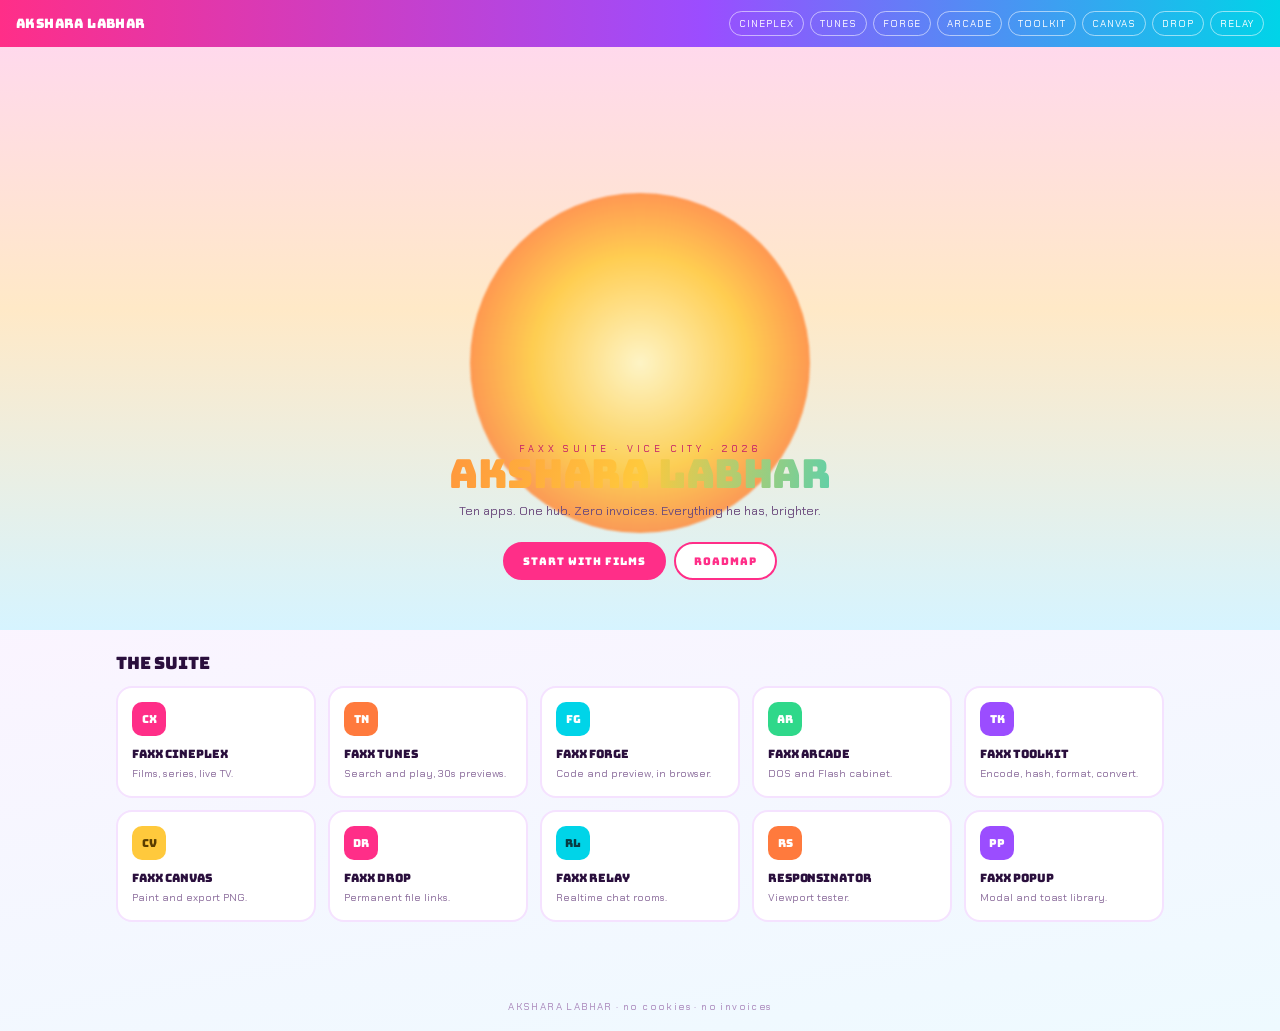
<file: Index.html>
<!DOCTYPE html>
<html lang="en">
<head>
<meta charset="UTF-8" /><meta name="viewport" content="width=device-width, initial-scale=1" />
<title>AKSHARA LABHAR — FAXX Suite</title>
<link rel="stylesheet" href="style.css" />
<style>
.hero{position:relative;overflow:hidden;padding:56px 16px 50px;text-align:center;
background:linear-gradient(180deg,#ffd9ec,#ffe9c7 45%,#d6f4ff)}
.sun{position:absolute;left:50%;bottom:-90px;width:340px;height:340px;transform:translateX(-50%);border-radius:50%;
background:radial-gradient(circle,#fff6c4,#ffc93c 45%,#ff7a3d 78%,transparent 79%);filter:blur(1px);opacity:.85}
.hero>*{position:relative}
.kick{font-size:9.5px;letter-spacing:.4em;color:#c2196a}
.hero h1{font-size:40px;line-height:.95}
.tiles{grid-template-columns:repeat(auto-fit,minmax(190px,1fr))}
.tile{display:block;text-decoration:none;background:#fff;border:2px solid #f5e2ff;border-radius:16px;padding:14px;transition:.15s}
.tile:hover{border-color:var(--pink);transform:translateY(-3px);box-shadow:0 10px 24px rgba(255,46,136,.16)}
.tile .ic{width:34px;height:34px;border-radius:10px;display:grid;place-items:center;font-family:Bungee,sans-serif;font-size:11px;color:#fff;margin-bottom:10px;background:var(--purple)}
.tile h3{font-size:11.5px;margin:0 0 5px}
.tile p{font-size:10.5px;color:#8a6b9b;line-height:1.5;margin:0}
</style>
</head>
<body>
<div class="top"><a class="brand" href="index.html">AKSHARA LABHAR</a>
<div class="nav"><a href="cineplex.html">CINEPLEX</a><a href="tunes.html">TUNES</a><a href="forge.html">FORGE</a><a href="arcade.html">ARCADE</a><a href="toolkit.html">TOOLKIT</a><a href="canvas.html">CANVAS</a><a href="drop.html">DROP</a><a href="relay.html">RELAY</a></div></div>

<section class="hero"><div class="sun"></div>
<div class="kick">FAXX SUITE · VICE CITY · 2026</div>
<h1>AKSHARA LABHAR</h1>
<p class="lead" style="margin:0 auto 20px">Ten apps. One hub. Zero invoices. Everything he has, brighter.</p>
<div class="row" style="justify-content:center"><a class="btn" href="cineplex.html">START WITH FILMS</a><a class="btn ghost" href="roadmap.md">ROADMAP</a></div>
</section>

<div class="wrap"><h2>THE SUITE</h2>
<div class="grid tiles">
<a class="tile" href="cineplex.html"><div class="ic" style="background:var(--pink)">CX</div><h3>FAXX Cineplex</h3><p>Films, series, live TV.</p></a>
<a class="tile" href="tunes.html"><div class="ic" style="background:var(--orange)">TN</div><h3>FAXX Tunes</h3><p>Search and play, 30s previews.</p></a>
<a class="tile" href="forge.html"><div class="ic" style="background:var(--cyan)">FG</div><h3>FAXX Forge</h3><p>Code and preview, in browser.</p></a>
<a class="tile" href="arcade.html"><div class="ic" style="background:var(--mint)">AR</div><h3>FAXX Arcade</h3><p>DOS and Flash cabinet.</p></a>
<a class="tile" href="toolkit.html"><div class="ic" style="background:var(--purple)">TK</div><h3>FAXX Toolkit</h3><p>Encode, hash, format, convert.</p></a>
<a class="tile" href="canvas.html"><div class="ic" style="background:var(--sun);color:#5a3d00">CV</div><h3>FAXX Canvas</h3><p>Paint and export PNG.</p></a>
<a class="tile" href="drop.html"><div class="ic" style="background:var(--pink)">DR</div><h3>FAXX Drop</h3><p>Permanent file links.</p></a>
<a class="tile" href="relay.html"><div class="ic" style="background:var(--cyan);color:#083b42">RL</div><h3>FAXX Relay</h3><p>Realtime chat rooms.</p></a>
<a class="tile" href="responsinator.html"><div class="ic" style="background:var(--orange)">RS</div><h3>Responsinator</h3><p>Viewport tester.</p></a>
<a class="tile" href="popup.html"><div class="ic" style="background:var(--purple)">PP</div><h3>FAXX Popup</h3><p>Modal and toast library.</p></a>
</div></div>
<div class="foot">AKSHARA LABHAR · no cookies · no invoices</div>
</body></html>
</file>
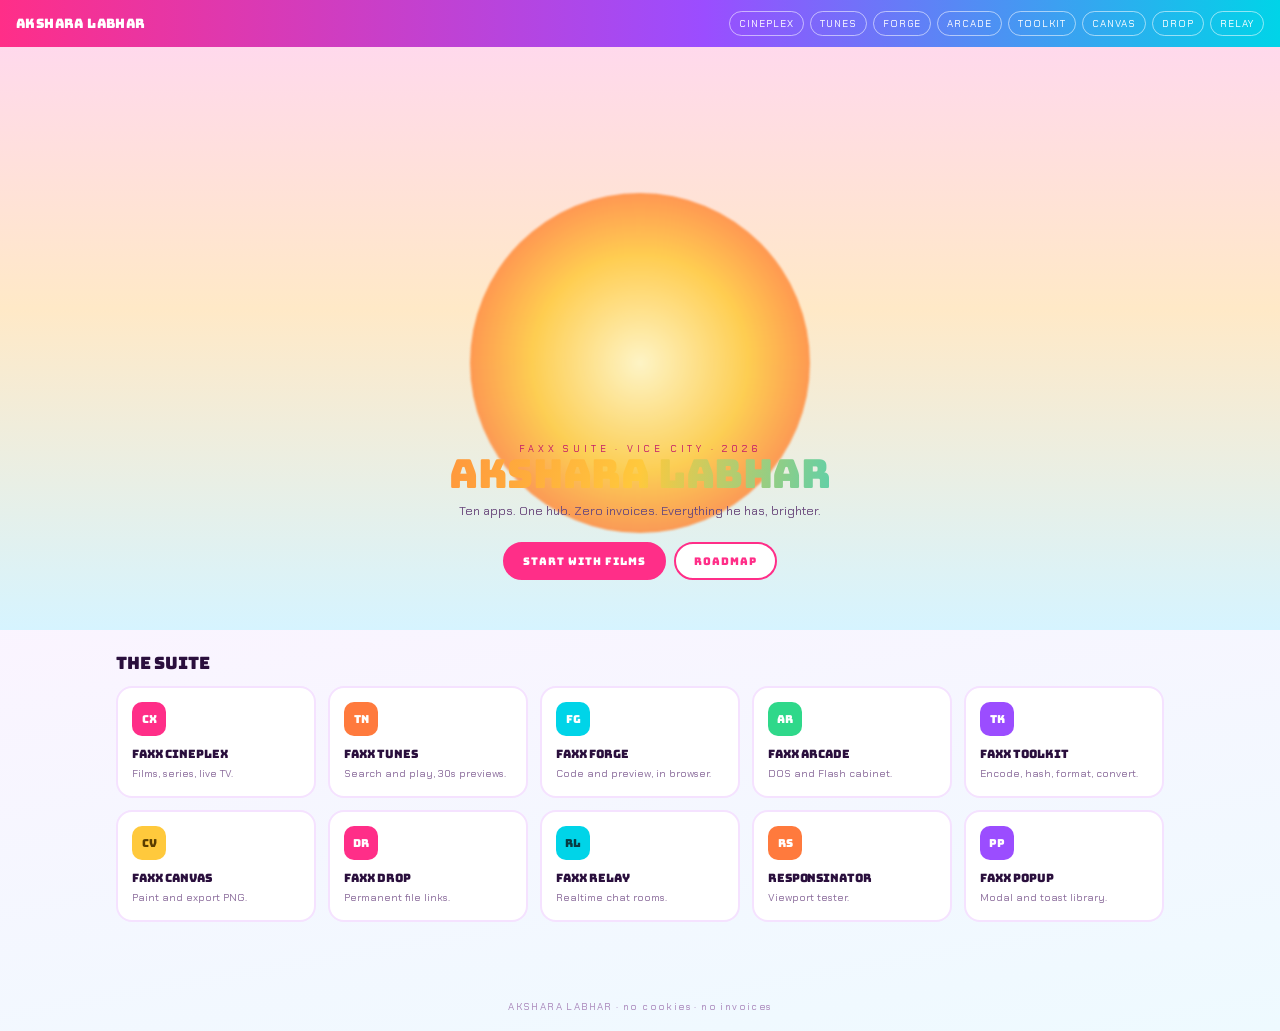
<file: index.html>
<!DOCTYPE html>
<html lang="en">
<head>
<meta charset="UTF-8" /><meta name="viewport" content="width=device-width, initial-scale=1" />
<title>AKSHARA LABHAR — FAXX Suite</title>
<link rel="stylesheet" href="style.css" />
<style>
.hero{position:relative;overflow:hidden;padding:56px 16px 50px;text-align:center;
background:linear-gradient(180deg,#ffd9ec,#ffe9c7 45%,#d6f4ff)}
.sun{position:absolute;left:50%;bottom:-90px;width:340px;height:340px;transform:translateX(-50%);border-radius:50%;
background:radial-gradient(circle,#fff6c4,#ffc93c 45%,#ff7a3d 78%,transparent 79%);filter:blur(1px);opacity:.85}
.hero>*{position:relative}
.kick{font-size:9.5px;letter-spacing:.4em;color:#c2196a}
.hero h1{font-size:40px;line-height:.95}
.tiles{grid-template-columns:repeat(auto-fit,minmax(190px,1fr))}
.tile{display:block;text-decoration:none;background:#fff;border:2px solid #f5e2ff;border-radius:16px;padding:14px;transition:.15s}
.tile:hover{border-color:var(--pink);transform:translateY(-3px);box-shadow:0 10px 24px rgba(255,46,136,.16)}
.tile .ic{width:34px;height:34px;border-radius:10px;display:grid;place-items:center;font-family:Bungee,sans-serif;font-size:11px;color:#fff;margin-bottom:10px;background:var(--purple)}
.tile h3{font-size:11.5px;margin:0 0 5px}
.tile p{font-size:10.5px;color:#8a6b9b;line-height:1.5;margin:0}
</style>
</head>
<body>
<div class="top"><a class="brand" href="index.html">AKSHARA LABHAR</a>
<div class="nav"><a href="cineplex.html">CINEPLEX</a><a href="tunes.html">TUNES</a><a href="forge.html">FORGE</a><a href="arcade.html">ARCADE</a><a href="toolkit.html">TOOLKIT</a><a href="canvas.html">CANVAS</a><a href="drop.html">DROP</a><a href="relay.html">RELAY</a></div></div>

<section class="hero"><div class="sun"></div>
<div class="kick">FAXX SUITE · VICE CITY · 2026</div>
<h1>AKSHARA LABHAR</h1>
<p class="lead" style="margin:0 auto 20px">Ten apps. One hub. Zero invoices. Everything he has, brighter.</p>
<div class="row" style="justify-content:center"><a class="btn" href="cineplex.html">START WITH FILMS</a><a class="btn ghost" href="roadmap.md">ROADMAP</a></div>
</section>

<div class="wrap"><h2>THE SUITE</h2>
<div class="grid tiles">
<a class="tile" href="cineplex.html"><div class="ic" style="background:var(--pink)">CX</div><h3>FAXX Cineplex</h3><p>Films, series, live TV.</p></a>
<a class="tile" href="tunes.html"><div class="ic" style="background:var(--orange)">TN</div><h3>FAXX Tunes</h3><p>Search and play, 30s previews.</p></a>
<a class="tile" href="forge.html"><div class="ic" style="background:var(--cyan)">FG</div><h3>FAXX Forge</h3><p>Code and preview, in browser.</p></a>
<a class="tile" href="arcade.html"><div class="ic" style="background:var(--mint)">AR</div><h3>FAXX Arcade</h3><p>DOS and Flash cabinet.</p></a>
<a class="tile" href="toolkit.html"><div class="ic" style="background:var(--purple)">TK</div><h3>FAXX Toolkit</h3><p>Encode, hash, format, convert.</p></a>
<a class="tile" href="canvas.html"><div class="ic" style="background:var(--sun);color:#5a3d00">CV</div><h3>FAXX Canvas</h3><p>Paint and export PNG.</p></a>
<a class="tile" href="drop.html"><div class="ic" style="background:var(--pink)">DR</div><h3>FAXX Drop</h3><p>Permanent file links.</p></a>
<a class="tile" href="relay.html"><div class="ic" style="background:var(--cyan);color:#083b42">RL</div><h3>FAXX Relay</h3><p>Realtime chat rooms.</p></a>
<a class="tile" href="responsinator.html"><div class="ic" style="background:var(--orange)">RS</div><h3>Responsinator</h3><p>Viewport tester.</p></a>
<a class="tile" href="popup.html"><div class="ic" style="background:var(--purple)">PP</div><h3>FAXX Popup</h3><p>Modal and toast library.</p></a>
</div></div>
<div class="foot">AKSHARA LABHAR · no cookies · no invoices</div>
</body></html>
</file>
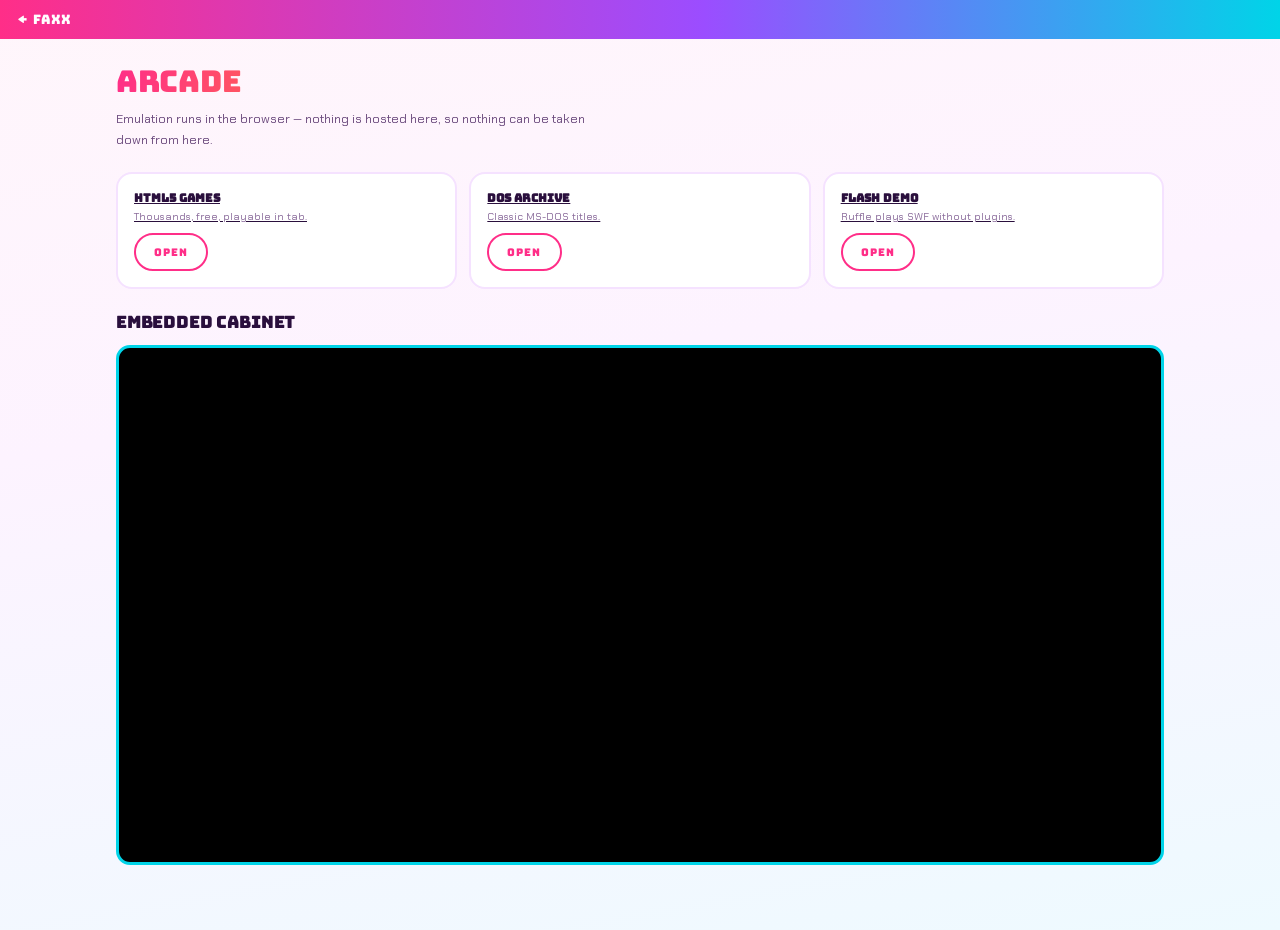
<file: arcade.html>
<!DOCTYPE html>
<html lang="en"><head><meta charset="UTF-8" /><meta name="viewport" content="width=device-width, initial-scale=1" />
<title>FAXX Arcade</title><link rel="stylesheet" href="style.css" />
<style>.tiles{grid-template-columns:repeat(auto-fit,minmax(190px,1fr))}
.cab{background:#fff;border:2px solid #f5e2ff;border-radius:16px;padding:16px}
.cab:hover{border-color:var(--mint)}.cab b{font-family:Bungee,sans-serif;font-size:11.5px;display:block;margin-bottom:5px}
.cab p{font-size:10.5px;color:#8a6b9b;margin:0 0 10px}
#dos{width:100%;height:520px;border:3px solid var(--cyan);border-radius:14px;background:#000}</style></head>
<body>
<div class="top"><a class="brand" href="index.html">← FAXX</a><span class="spacer"></span></div>
<div class="wrap"><h1>Arcade</h1>
<p class="lead">Emulation runs in the browser — nothing is hosted here, so nothing can be taken down from here.</p>
<div class="grid tiles" style="margin-bottom:22px">
  <a class="cab" href="https://itch.io/games/html5" target="_blank" rel="noopener"><b>HTML5 GAMES</b><p>Thousands, free, playable in tab.</p><span class="btn ghost">OPEN</span></a>
  <a class="cab" href="https://js-dos.com/games/" target="_blank" rel="noopener"><b>DOS ARCHIVE</b><p>Classic MS-DOS titles.</p><span class="btn ghost">OPEN</span></a>
  <a class="cab" href="https://ruffle.rs/demo/" target="_blank" rel="noopener"><b>FLASH DEMO</b><p>Ruffle plays SWF without plugins.</p><span class="btn ghost">OPEN</span></a>
</div>
<h2>EMBEDDED CABINET</h2>
<iframe id="dos" src="https://js-dos.com/games/" loading="lazy" title="arcade"></iframe>
</div></body></html>
</file>
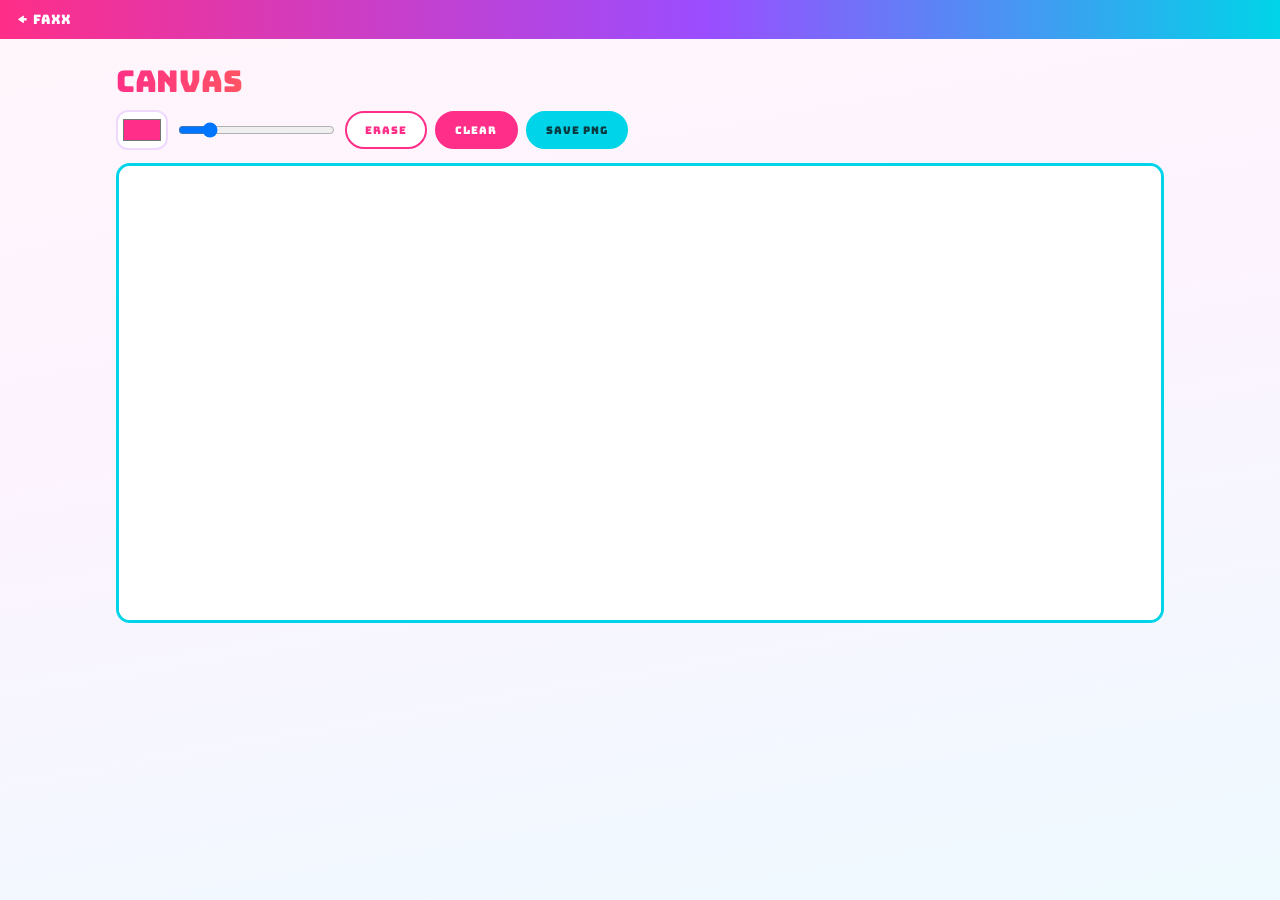
<file: canvas.html>
<!DOCTYPE html>
<html lang="en"><head><meta charset="UTF-8" /><meta name="viewport" content="width=device-width, initial-scale=1" />
<title>FAXX Canvas</title><link rel="stylesheet" href="style.css" />
<style>#cv{width:100%;height:460px;border:3px solid var(--cyan);border-radius:14px;background:#fff;touch-action:none;cursor:crosshair}</style></head>
<body>
<div class="top"><a class="brand" href="index.html">← FAXX</a><span class="spacer"></span></div>
<div class="wrap"><h1>Canvas</h1>
<div class="row" style="margin-bottom:12px">
<input type="color" id="col" value="#ff2e88" style="width:52px;height:40px;padding:3px">
<input type="range" id="sz" min="1" max="60" value="6">
<button class="btn ghost" id="er">ERASE</button><button class="btn" id="clr">CLEAR</button>
<button class="btn cy" id="save">SAVE PNG</button></div>
<canvas id="cv"></canvas></div>
<script>
const cv = document.getElementById('cv'), ctx = cv.getContext('2d');
function size(){ const r = cv.getBoundingClientRect(); cv.width = r.width; cv.height = r.height;
  ctx.fillStyle = '#fff'; ctx.fillRect(0,0,cv.width,cv.height); }
size(); addEventListener('resize', size);
let down = false, erase = false;
const pos = e => { const r = cv.getBoundingClientRect(); return [e.clientX - r.left, e.clientY - r.top]; };
cv.onpointerdown = e => { down = true; const [x,y] = pos(e); ctx.beginPath(); ctx.moveTo(x,y); };
cv.onpointermove = e => { if(!down) return; const [x,y] = pos(e);
  ctx.lineCap = ctx.lineJoin = 'round';
  ctx.strokeStyle = erase ? '#fff' : document.getElementById('col').value;
  ctx.lineWidth = document.getElementById('sz').value;
  ctx.lineTo(x,y); ctx.stroke(); };
addEventListener('pointerup', () => down = false);
document.getElementById('er').onclick = () => erase = !erase;
document.getElementById('clr').onclick = () => { ctx.fillStyle = '#fff'; ctx.fillRect(0,0,cv.width,cv.height); };
document.getElementById('save').onclick = () => { const a = document.createElement('a');
  a.download = 'faxx-canvas.png'; a.href = cv.toDataURL(); a.click(); };
</script></body></html>
</file>
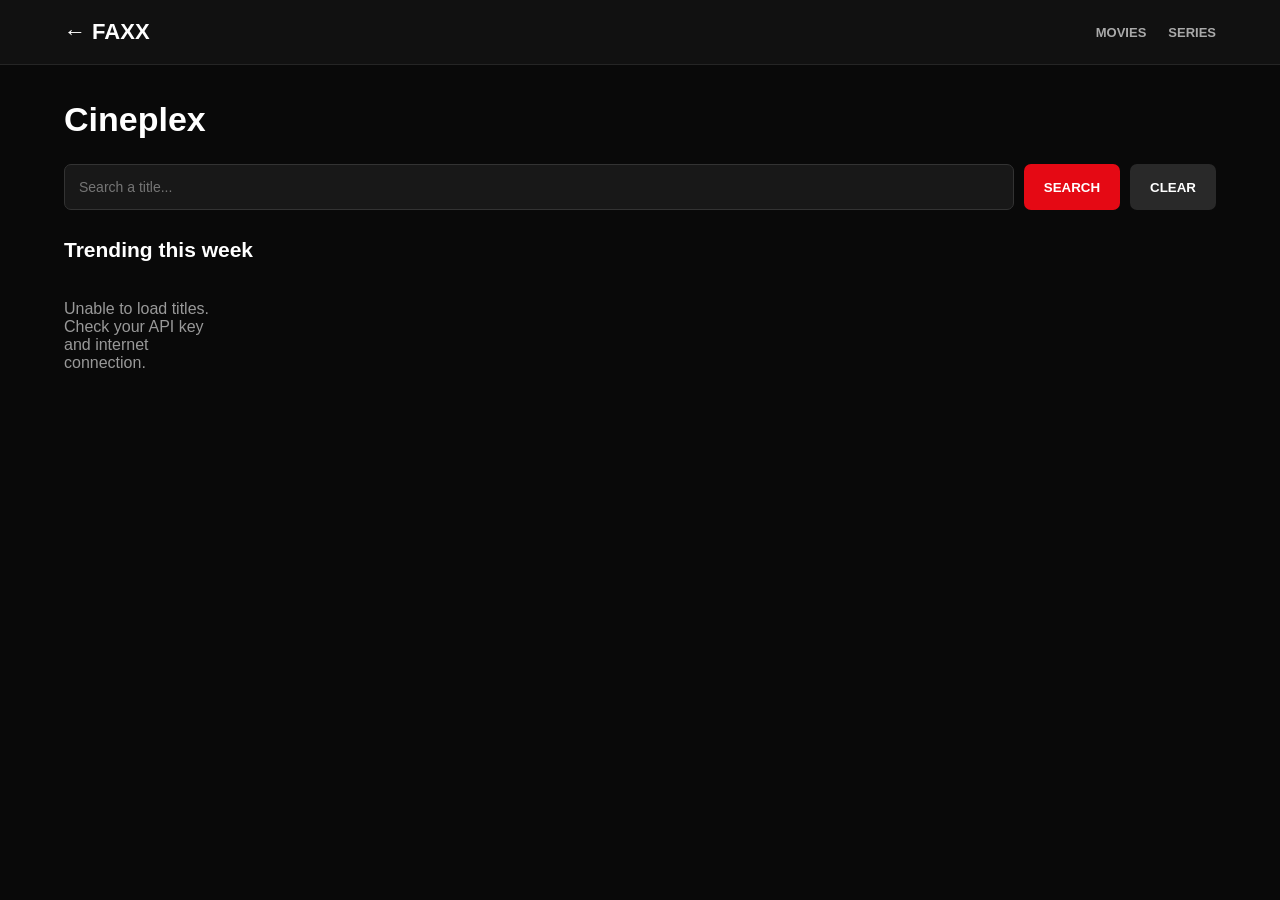
<file: cineplex.html>
<!DOCTYPE html>
<html lang="en">
<head>
<meta charset="UTF-8">
<meta name="viewport" content="width=device-width, initial-scale=1.0">
<title>FAXX Cineplex</title>

<style>
* {
    box-sizing: border-box;
    margin: 0;
    padding: 0;
}

body {
    background: #090909;
    color: #fff;
    font-family: Arial, sans-serif;
    min-height: 100vh;
}

.top {
    height: 65px;
    display: flex;
    align-items: center;
    padding: 0 5%;
    background: #111;
    border-bottom: 1px solid #252525;
    gap: 25px;
}

.brand {
    color: #fff;
    font-size: 22px;
    font-weight: 900;
    text-decoration: none;
}

.spacer {
    flex: 1;
}

.nav {
    display: flex;
    gap: 22px;
}

.nav a {
    color: #aaa;
    text-decoration: none;
    font-size: 13px;
    font-weight: bold;
}

.nav a:hover {
    color: #fff;
}

.wrap {
    max-width: 1400px;
    margin: auto;
    padding: 35px 5%;
}

h1 {
    font-size: 34px;
    margin-bottom: 25px;
}

h2 {
    font-size: 21px;
    margin: 28px 0 18px;
}

.row {
    display: flex;
    gap: 10px;
    flex-wrap: wrap;
    margin-bottom: 18px;
}

input {
    background: #181818;
    border: 1px solid #333;
    color: white;
    padding: 14px;
    border-radius: 7px;
    outline: none;
    font-size: 14px;
}

input:focus {
    border-color: #e50914;
}

.btn {
    background: #e50914;
    color: white;
    border: none;
    padding: 13px 20px;
    border-radius: 7px;
    cursor: pointer;
    font-weight: bold;
}

.btn:hover {
    background: #b80710;
}

.ghost {
    background: #292929;
}

.ghost:hover {
    background: #444;
}

.posters {
    display: grid;
    grid-template-columns: repeat(auto-fill, minmax(140px, 1fr));
    gap: 22px 15px;
}

.poster-wrap {
    cursor: pointer;
    min-width: 0;
    transition: transform .2s;
}

.poster-wrap:hover {
    transform: scale(1.04);
}

.poster {
    width: 100%;
    aspect-ratio: 2/3;
    object-fit: cover;
    background: #202020;
    border-radius: 9px;
    display: block;
}

.meta {
    color: #ddd;
    font-size: 13px;
    line-height: 1.5;
    margin-top: 9px;
}

.status {
    color: #999;
    padding: 20px 0;
}

/* PLAYER */

.overlay {
    position: fixed;
    inset: 0;
    z-index: 1000;
    background: rgba(0,0,0,.94);
    display: none;
    align-items: center;
    justify-content: center;
    padding: 20px;
}

.overlay.on {
    display: flex;
}

.player {
    width: 100%;
    max-width: 1050px;
    background: #151515;
    border-radius: 10px;
    overflow: hidden;
}

.player iframe {
    width: 100%;
    aspect-ratio: 16/9;
    border: none;
    display: block;
    background: black;
}

.pbar {
    display: flex;
    align-items: center;
    gap: 12px;
    padding: 13px;
    flex-wrap: wrap;
}

#ptitle {
    font-weight: bold;
}

select {
    background: #252525;
    color: white;
    padding: 9px;
    border: 1px solid #444;
    border-radius: 5px;
}

.close {
    background: #e50914;
    border: none;
    padding: 9px 16px;
    color: white;
    cursor: pointer;
    border-radius: 5px;
}

@media(max-width:600px) {
    .posters {
        grid-template-columns: repeat(3, 1fr);
        gap: 15px 10px;
    }

    .wrap {
        padding: 25px 4%;
    }

    h1 {
        font-size: 27px;
    }

    .top {
        padding: 0 4%;
    }
}
</style>
</head>

<body>

<div class="top">
    <a class="brand" href="index.html">← FAXX</a>

    <span class="spacer"></span>

    <div class="nav">
        <a href="cineplex.html">MOVIES</a>
        <a href="cineplex.html?tv=1">SERIES</a>
    </div>
</div>

<div class="wrap">

    <h1>Cineplex</h1>

    <div class="row">
        <input
            id="q"
            placeholder="Search a title..."
            style="flex:1;min-width:180px"
        >

        <button class="btn" id="go">SEARCH</button>
        <button class="btn ghost" id="clear">CLEAR</button>
    </div>

    <h2 id="label">Trending this week</h2>

    <div class="grid posters" id="grid">
        <p class="status">Loading titles...</p>
    </div>

</div>

<!-- PLAYER OVERLAY -->

<div class="overlay" id="ov">

    <div class="player">

        <iframe
            id="frame"
            allow="autoplay; fullscreen"
            allowfullscreen>
        </iframe>

        <div class="pbar">

            <span id="ptitle">—</span>

            <span class="spacer"></span>

            <select id="src"></select>

            <button class="close" id="x">CLOSE</button>

        </div>

    </div>

</div>

<!-- PROVIDERS -->

<script src="providers.js"></script>

<script>

const KEY = '3e69f54ee4d87a083269de34c102ed09';

const IMG = 'https://image.tmdb.org/t/p/w342';

const grid = document.getElementById('grid');
const ov = document.getElementById('ov');
const frame = document.getElementById('frame');
const srcSel = document.getElementById('src');
const label = document.getElementById('label');
const ptitle = document.getElementById('ptitle');

const isTV = new URLSearchParams(location.search).has('tv');


// CHECK PROVIDERS

if (typeof PROVIDERS === 'undefined') {
    grid.innerHTML =
        '<p class="status">Error: providers.js could not load.</p>';
    throw new Error('PROVIDERS is not defined');
}


// POPULATE PROVIDER SELECTOR

PROVIDERS.forEach((p, i) => {
    srcSel.add(new Option(p.name, i));
});


// DRAW MOVIES

function draw(list) {

    grid.innerHTML = '';

    list.forEach(m => {

        const w = document.createElement('div');
        w.className = 'poster-wrap';

        const img = document.createElement('img');
        img.className = 'poster';
        img.loading = 'lazy';
        img.alt = m.title || m.name || 'Poster';

        if (m.poster_path) {
            img.src = IMG + m.poster_path;
        }

        const meta = document.createElement('div');
        meta.className = 'meta';

        const title = m.title || m.name || 'Untitled';

        const date = (
            m.release_date ||
            m.first_air_date ||
            ''
        );

        meta.textContent =
            `${title} (${date.slice(0,4) || 'N/A'})`;

        w.appendChild(img);
        w.appendChild(meta);

        w.onclick = () => openPlayer(m);

        grid.appendChild(w);

    });

    if (!list.length) {
        grid.innerHTML =
            '<p class="status">Nothing found.</p>';
    }
}


// API REQUEST

async function load(url, heading) {

    label.textContent = heading;

    grid.innerHTML =
        '<p class="status">Loading titles...</p>';

    try {

        const response = await fetch(url);

        if (!response.ok) {
            throw new Error('HTTP ' + response.status);
        }

        const data = await response.json();

        draw(data.results || []);

    } catch (error) {

        console.error('TMDB ERROR:', error);

        grid.innerHTML =
            '<p class="status">Unable to load titles. Check your API key and internet connection.</p>';
    }
}


// OPEN PLAYER

function openPlayer(m) {

    const id = m.id;
    const kind = isTV ? 'tv' : 'movie';

    ptitle.textContent = m.title || m.name || '';

    function build() {

        const provider = PROVIDERS[
            Number(srcSel.value)
        ];

        if (!provider || !provider[kind]) {
            console.error('Invalid provider configuration');
            return;
        }

        frame.src = provider[kind] + id;
    }

    srcSel.onchange = build;

    build();

    ov.classList.add('on');
}


// CLOSE PLAYER

document.getElementById('x').onclick = () => {

    ov.classList.remove('on');

    frame.src = '';

};


// SEARCH

document.getElementById('go').onclick = () => {

    const q = document.getElementById('q').value.trim();

    if (!q) return;

    const type = isTV ? 'tv' : 'movie';

    const url =
        `https://api.themoviedb.org/3/search/${type}` +
        `?api_key=${KEY}&query=${encodeURIComponent(q)}`;

    load(url, `Results for "${q}"`);

};


// ENTER TO SEARCH

document.getElementById('q').onkeydown = e => {

    if (e.key === 'Enter') {
        document.getElementById('go').click();
    }

};


// TRENDING

function loadTrending() {

    const type = isTV ? 'tv' : 'movie';

    const url =
        `https://api.themoviedb.org/3/trending/${type}/week` +
        `?api_key=${KEY}`;

    load(url, 'Trending this week');

}


// CLEAR SEARCH

document.getElementById('clear').onclick = () => {

    document.getElementById('q').value = '';

    loadTrending();

};


// INITIAL LOAD

loadTrending();

</script>

</body>
</html>
</file>
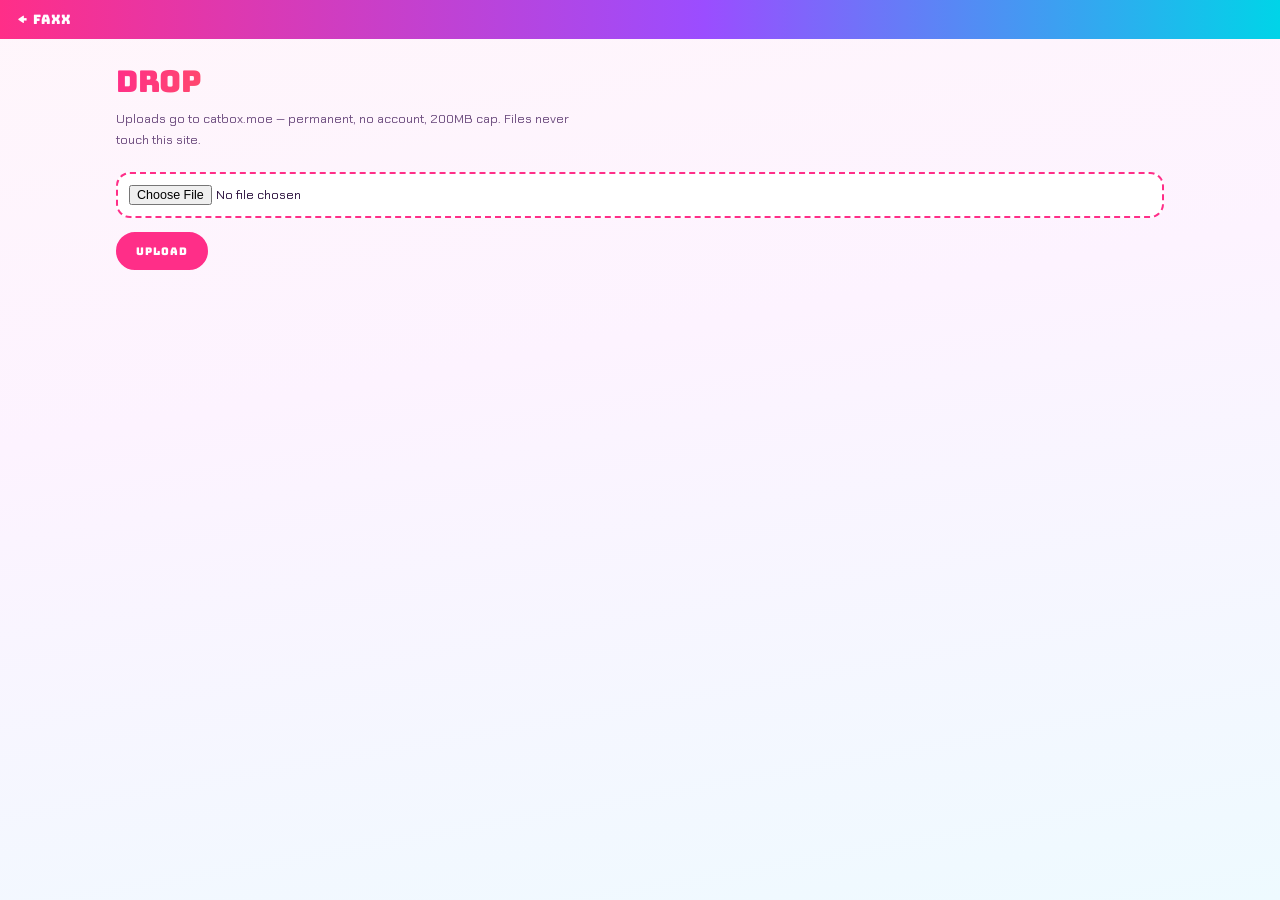
<file: drop.html>
<!DOCTYPE html>
<html lang="en"><head><meta charset="UTF-8" /><meta name="viewport" content="width=device-width, initial-scale=1" />
<title>FAXX Drop</title><link rel="stylesheet" href="style.css" /></head>
<body>
<div class="top"><a class="brand" href="index.html">← FAXX</a><span class="spacer"></span></div>
<div class="wrap"><h1>Drop</h1>
<p class="lead">Uploads go to catbox.moe — permanent, no account, 200MB cap. Files never touch this site.</p>
<input type="file" id="f" style="padding:11px;background:#fff;border:2px dashed var(--pink);border-radius:14px;width:100%">
<div class="row" style="margin-top:14px"><button class="btn" id="up">UPLOAD</button>
<span id="st" class="meta"></span></div>
<div id="out" style="margin-top:16px"></div>
<script>
document.getElementById('up').onclick = async () => {
  const f = document.getElementById('f').files[0];
  const st = document.getElementById('st');
  if(!f) return st.textContent = 'pick a file first';
  st.textContent = 'uploading…';
  const fd = new FormData();
  fd.append('reqtype', 'fileupload');
  fd.append('fileToUpload', f);
  try{
    const r = await fetch('https://catbox.moe/user/api.php', { method: 'POST', body: fd });
    const url = (await r.text()).trim();
    st.textContent = 'done';
    document.getElementById('out').innerHTML =
      `<div class="card"><a href="${url}" target="_blank" rel="noopener">${url}</a>
       <div class="row" style="margin-top:8px"><button class="btn ghost" onclick="navigator.clipboard.writeText('${url}')">COPY</button></div></div>`;
  } catch(e){ st.textContent = 'failed — file may be over 200MB'; }
};
</script></body></html>
</file>
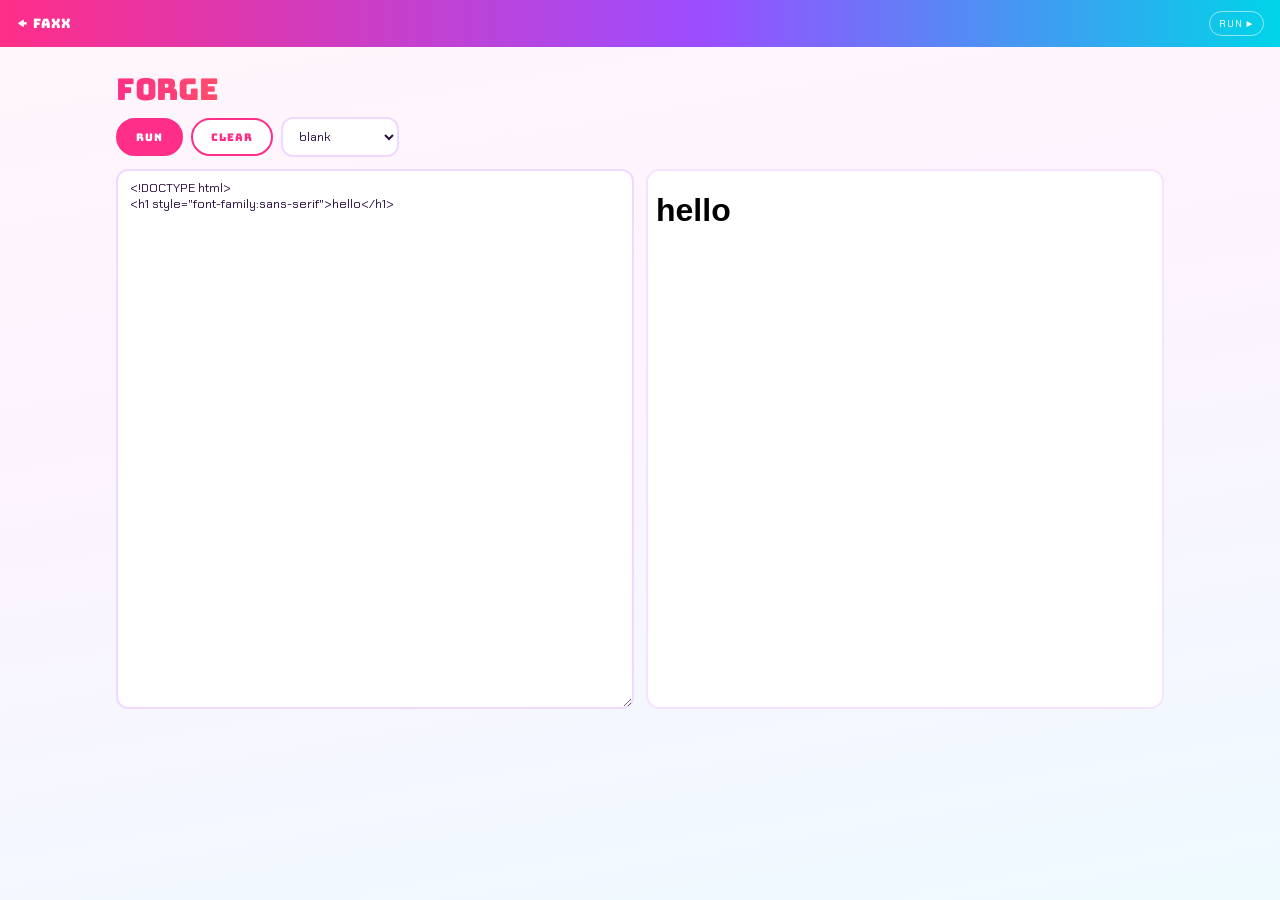
<file: forge.html>
<!DOCTYPE html>
<html lang="en"><head><meta charset="UTF-8" /><meta name="viewport" content="width=device-width, initial-scale=1" />
<title>FAXX Forge</title><link rel="stylesheet" href="style.css" />
<style>
.split{display:grid;grid-template-columns:1fr 1fr;gap:12px;min-height:60vh}
@media(max-width:760px){.split{grid-template-columns:1fr}}
.pane{border:2px solid #f5e2ff;border-radius:14px;overflow:hidden;background:#fff}
.pane textarea{width:100%;height:100%;min-height:340px;border:0;border-radius:0;font-family:ui-monospace,Menlo,monospace;font-size:12.5px;line-height:1.6;padding:14px;resize:none}
.pane iframe{width:100%;height:100%;min-height:340px;border:0;background:#fff}
</style></head>
<body>
<div class="top"><a class="brand" href="index.html">← FAXX</a><span class="spacer"></span>
<div class="nav"><a href="#" id="run">RUN ▶</a></div></div>
<div class="wrap"><h1>Forge</h1>
<div class="row" style="margin-bottom:12px"><button class="btn" id="run2">RUN</button>
<button class="btn ghost" id="clr">CLEAR</button>
<select id="ex"><option>blank</option><option value="1">sunset card</option><option value="2">counter</option></select></div>
<div class="split">
<textarea id="code" spellcheck="false"><!DOCTYPE html>
<h1 style="font-family:sans-serif">hello</h1></textarea>
<div class="pane"><iframe id="prev" sandbox="allow-scripts"></iframe></div>
</div></div>
<script>
const code = document.getElementById('code'), prev = document.getElementById('prev');
const run = () => prev.srcdoc = code.value;
document.getElementById('run').onclick = e => { e.preventDefault(); run(); };
document.getElementById('run2').onclick = run;
document.getElementById('clr').onclick = () => { code.value = ''; run(); };
const EX = {
  '1': `<!DOCTYPE html><style>body{margin:0;height:100vh;display:grid;place-items:center;font-family:sans-serif;background:linear-gradient(180deg,#ffd9ec,#ffe9c7,#d6f4ff)}h1{font-size:40px;color:#c2196a}</style><h1>sunset</h1>`,
  '2': `<!DOCTYPE html><style>body{font-family:sans-serif;text-align:center;padding:40px}</style><h2 id="n">0</h2><button onclick="n.textContent=+n.textContent+1">+1</button>`
};
document.getElementById('ex').onchange = e => { if(EX[e.target.value]){ code.value = EX[e.target.value]; run(); } };
run();
</script></body></html>
</file>
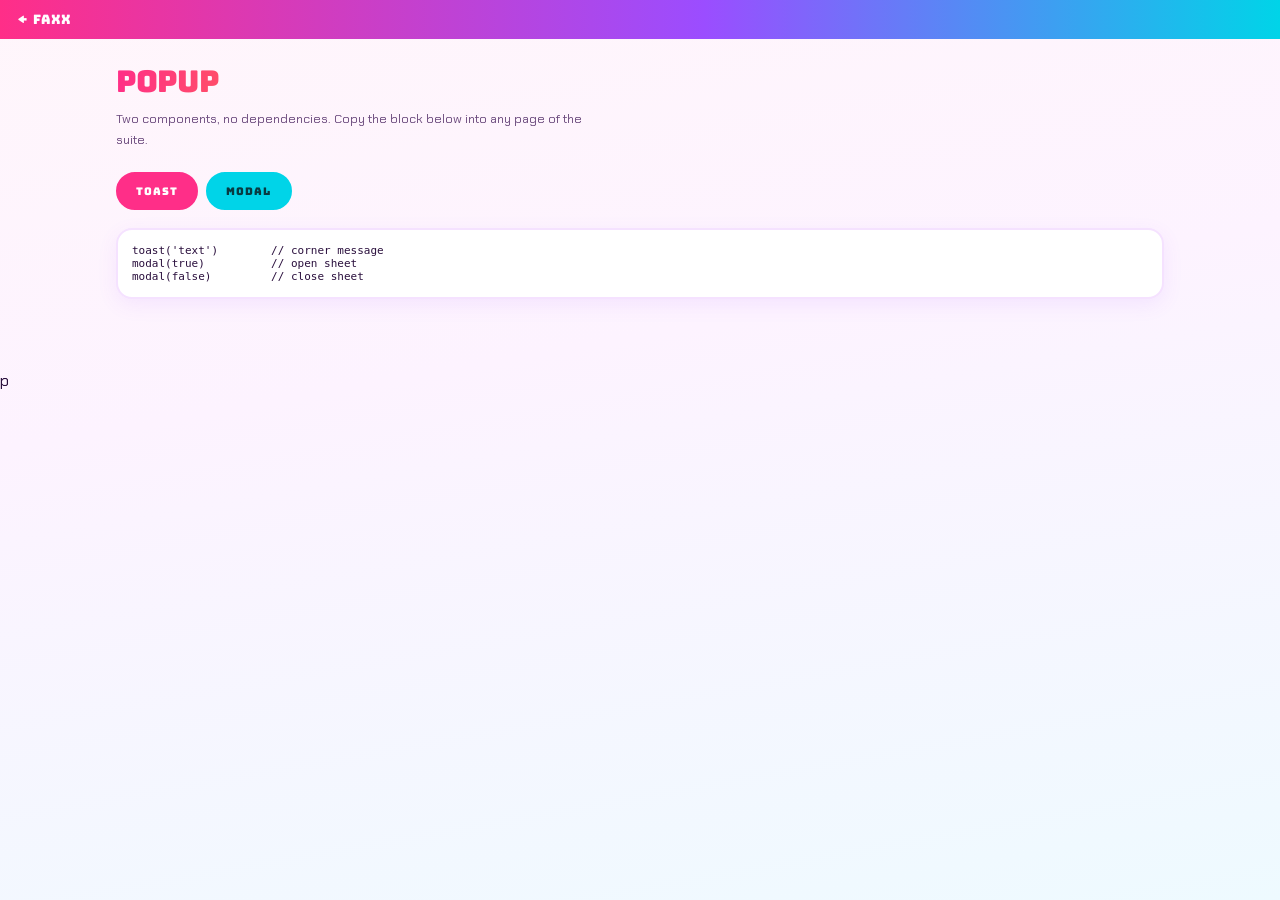
<file: popup.html>
<!DOCTYPE html>
<html lang="en"><head><meta charset="UTF-8" /><meta name="viewport" content="width=device-width, initial-scale=1" />
<title>FAXX Popup</title><link rel="stylesheet" href="style.css" />
<style>#toasts{position:fixed;right:16px;bottom:16px;z-index:80;display:flex;flex-direction:column;gap:8px}
.toast{background:#fff;border:2px solid var(--pink);border-radius:12px;padding:10px 14px;font-size:12px;box-shadow:0 8px 24px rgba(255,46,136,.2);animation:in .2s}
@keyframes in{from{transform:translateY(10px);opacity:0}}
#modal{position:fixed;inset:0;background:rgba(42,15,61,.8);display:none;place-items:center;z-index:70;padding:20px}
#modal.on{display:grid}
.sheet{background:#fff;border-radius:18px;padding:22px;max-width:380px;text-align:center}</style></head>
<body>
<div class="top"><a class="brand" href="index.html">← FAXX</a><span class="spacer"></span></div>
<div class="wrap"><h1>Popup</h1>
<p class="lead">Two components, no dependencies. Copy the block below into any page of the suite.</p>
<div class="row"><button class="btn" onclick="toast('saved to your library')">TOAST</button>
<button class="btn cy" onclick="modal(true)">MODAL</button></div>
<pre class="card" style="margin-top:18px;font-size:11px;overflow:auto"><code>toast('text')        // corner message
modal(true)          // open sheet
modal(false)         // close sheet</code></pre>
</div>
<div id="toasts"></div>
<div id="modal" onclick="if(event.target.id==='modal')modal(false)">
<div class="sheet"><h2>Are you sure?</h2><p class="lead" style="margin:0 auto 16px">This is what a confirmation looks like.</p>
<div class="row" style="justify-content:center"><button class="btn ghost" onclick="modal(false)">CANCEL</button>
<button class="btn" onclick="modal(false);toast('confirmed')">CONFIRM</button></div></div></div>
<script>
function toast(t){ const d = document.createElement('div'); d.className = 'toast'; d.textContent = t;
  document.getElementById('toasts').appendChild(d); setTimeout(()=>d.remove(), 2600); }
function modal(on){ document.getElementById('modal').classList.toggle('on', on); }
</script></body></html>p
</file>
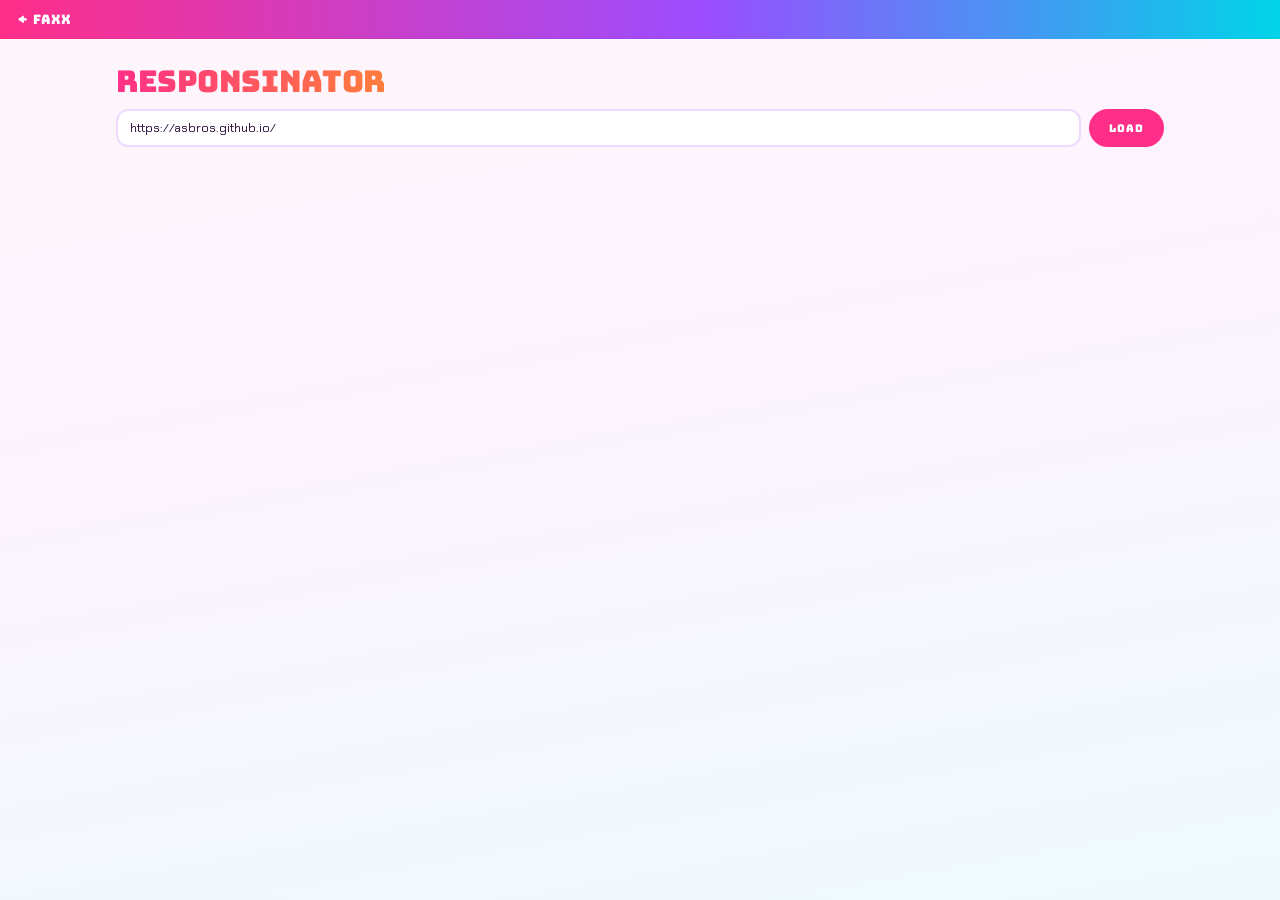
<file: responsinator.html>
<!DOCTYPE html>
<html lang="en"><head><meta charset="UTF-8" /><meta name="viewport" content="width=device-width, initial-scale=1" />
<title>FAXX Responsinator</title><link rel="stylesheet" href="style.css" />
<style>#out{display:flex;gap:14px;flex-wrap:wrap;align-items:flex-start}
.dev{border:3px solid var(--cyan);border-radius:14px;overflow:hidden;background:#fff}
.dev header{background:#f6ecff;padding:5px 9px;font-size:9.5px;letter-spacing:.16em;color:#9b4dff}
.dev iframe{border:0;display:block;background:#fff;height:520px}</style></head>
<body>
<div class="top"><a class="brand" href="index.html">← FAXX</a><span class="spacer"></span></div>
<div class="wrap"><h1>Responsinator</h1>
<div class="row" style="margin-bottom:14px">
<input id="u" placeholder="https://…" style="flex:1;min-width:220px" value="https://asbros.github.io/">
<button class="btn" id="go">LOAD</button></div>
<div id="out"></div></div>
<script>
const SIZES = [['PHONE', 375], ['TABLET', 768], ['LAPTOP', 1024]];
document.getElementById('go').onclick = () => {
  const out = document.getElementById('out'); out.innerHTML = '';
  let url = document.getElementById('u').value.trim();
  if(!/^https?:/.test(url)) url = 'https://' + url;
  SIZES.forEach(([n, w]) => {
    const d = document.createElement('div'); d.className = 'dev';
    d.innerHTML = `<header>${n} · ${w}px</header><iframe src="${url}" style="width:${w}px" loading="lazy"></iframe>`;
    out.appendChild(d);
  });
};
</script></body></html>
</file>
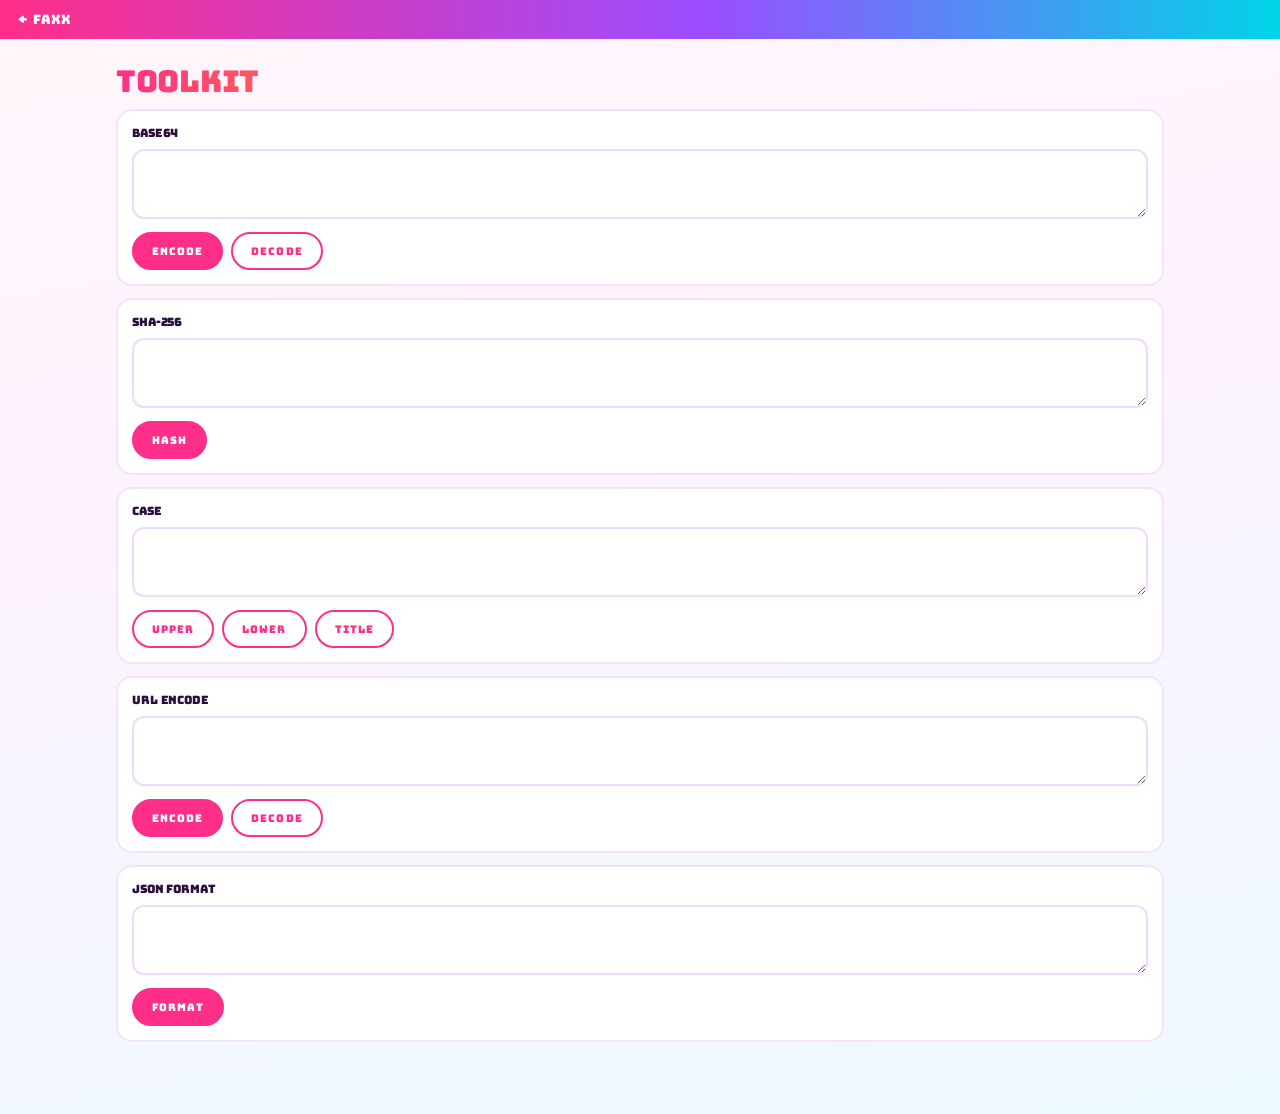
<file: toolkit.html>
<!DOCTYPE html>
<html lang="en"><head><meta charset="UTF-8" /><meta name="viewport" content="width=device-width, initial-scale=1" />
<title>FAXX Toolkit</title><link rel="stylesheet" href="style.css" />
<style>.tool{background:#fff;border:2px solid #f5e2ff;border-radius:16px;padding:14px;margin-bottom:12px}
.tool h3{font-size:11.5px;margin:0 0 9px}.tool textarea{width:100%;min-height:70px;font-family:ui-monospace,monospace;font-size:12px}</style></head>
<body>
<div class="top"><a class="brand" href="index.html">← FAXX</a><span class="spacer"></span></div>
<div class="wrap"><h1>Toolkit</h1>
<div class="tool"><h3>BASE64</h3><textarea id="b64"></textarea>
<div class="row" style="margin-top:8px"><button class="btn" onclick="b64.value=btoa(b64.value)">ENCODE</button>
<button class="btn ghost" onclick="try{b64.value=atob(b64.value)}catch(e){}">DECODE</button></div></div>
<div class="tool"><h3>SHA-256</h3><textarea id="hs"></textarea>
<div class="row" style="margin-top:8px"><button class="btn" onclick="hashIt()">HASH</button>
<output id="hout" style="font-size:11px;word-break:break-all;color:#8a6b9b"></output></div></div>
<div class="tool"><h3>CASE</h3><textarea id="cs"></textarea>
<div class="row" style="margin-top:8px"><button class="btn ghost" onclick="cs.value=cs.value.toUpperCase()">UPPER</button>
<button class="btn ghost" onclick="cs.value=cs.value.toLowerCase()">lower</button>
<button class="btn ghost" onclick="cs.value=cs.value.replace(/\\w\\S*/g,w=>w[0].toUpperCase()+w.slice(1).toLowerCase())">Title</button></div></div>
<div class="tool"><h3>URL ENCODE</h3><textarea id="ue"></textarea>
<div class="row" style="margin-top:8px"><button class="btn" onclick="ue.value=encodeURIComponent(ue.value)">ENCODE</button>
<button class="btn ghost" onclick="ue.value=decodeURIComponent(ue.value)">DECODE</button></div></div>
<div class="tool"><h3>JSON FORMAT</h3><textarea id="js"></textarea>
<div class="row" style="margin-top:8px"><button class="btn" onclick="try{js.value=JSON.stringify(JSON.parse(js.value),null,2)}catch(e){hout.textContent='invalid'}">FORMAT</button></div></div>
<script>
async function hashIt(){
  const buf = await crypto.subtle.digest('SHA-256', new TextEncoder().encode(hs.value));
  document.getElementById('hout').textContent = [...new Uint8Array(buf)].map(b=>b.toString(16).padStart(2,'0')).join('');
}
</script></body></html>
</file>
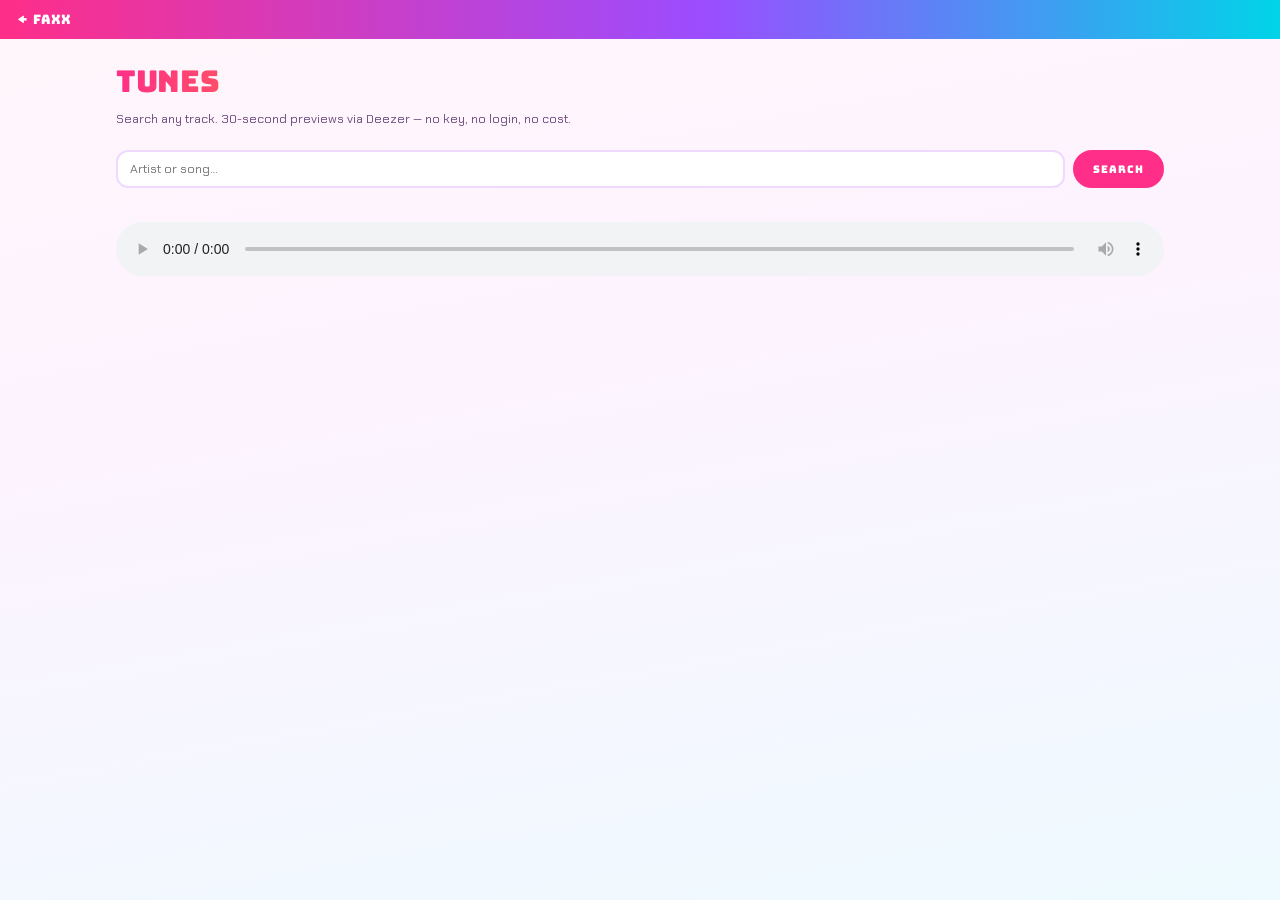
<file: tunes.html>
<!DOCTYPE html>
<html lang="en"><head><meta charset="UTF-8" /><meta name="viewport" content="width=device-width, initial-scale=1" />
<title>FAXX Tunes</title><link rel="stylesheet" href="style.css" />
<style>.tr{display:flex;gap:10px;align-items:center;padding:9px 0;border-bottom:1px solid #f2e4fb}
.tr img{width:46px;height:46px;border-radius:9px;object-fit:cover}.tr b{font-size:12px;display:block}.tr span{font-size:10.5px;color:#8a6b9b}</style></head>
<body>
<div class="top"><a class="brand" href="index.html">← FAXX</a><span class="spacer"></span></div>
<div class="wrap">
  <h1>Tunes</h1>
  <p class="lead">Search any track. 30-second previews via Deezer — no key, no login, no cost.</p>
  <div class="row" style="margin-bottom:16px">
    <input id="q" placeholder="Artist or song…" style="flex:1;min-width:200px" />
    <button class="btn" id="go">SEARCH</button>
  </div>
  <div id="out"></div>
  <audio id="au" controls style="width:100%;margin-top:18px"></audio>
</div>
<script>
const PROXY = 'https://api.allorigins.win/raw?url=';
const out = document.getElementById('out'), au = document.getElementById('au');
async function search(){
  const q = document.getElementById('q').value.trim(); if(!q) return;
  out.innerHTML = '<p class="meta">Searching…</p>';
  try{
    const r = await fetch(PROXY + encodeURIComponent(`https://api.deezer.com/search?q=${encodeURIComponent(q)}&limit=30`));
    const j = await r.json();
    out.innerHTML = '';
    (j.data || []).forEach(t => {
      const d = document.createElement('div'); d.className = 'tr';
      d.innerHTML = `<img src="${t.album.cover_small}" alt=""><div><b>${t.title}</b><span>${t.artist.name}</span></div>`;
      d.onclick = () => { au.src = t.preview; au.play(); };
      out.appendChild(d);
    });
    if(!(j.data || []).length) out.innerHTML = '<p class="meta">Nothing found.</p>';
  } catch(e){ out.innerHTML = '<p class="meta">Proxy is busy — try again.</p>'; }
}
document.getElementById('go').onclick = search;
document.getElementById('q').onkeydown = e => { if(e.key === 'Enter') search(); };
</script></body></html>
</file>
<file: style.css>
@import url('https://fonts.googleapis.com/css2?family=Bungee&family=Chakra+Petch:wght@400;600;700&display=swap');
:root{--pink:#ff2e88;--cyan:#00d4e8;--sun:#ffc93c;--orange:#ff7a3d;--purple:#9b4dff;--mint:#2fd88a;--cream:#fffaf3;--ink:#2a0f3d}
*{box-sizing:border-box}
body{margin:0;font-family:'Chakra Petch',system-ui,sans-serif;color:var(--ink);
background:linear-gradient(170deg,#fff6fb 0%,#fdf3ff 40%,#eefaff 100%);min-height:100vh}
a{color:inherit}
.top{display:flex;align-items:center;gap:12px;padding:11px 16px;background:linear-gradient(90deg,var(--pink),var(--purple) 55%,var(--cyan));color:#fff}
.top .brand{flex:1;font-family:Bungee,sans-serif;font-size:13px;letter-spacing:.03em;text-decoration:none}
.top .nav{display:flex;gap:6px;flex-wrap:wrap}
.top .nav a{font-size:10px;letter-spacing:.1em;text-decoration:none;padding:5px 9px;border:1px solid rgba(255,255,255,.55);border-radius:20px;color:#fff}
.top .nav a:hover{background:#fff;color:var(--pink)}
h1,h2,h3{font-family:Bungee,sans-serif;font-weight:400;letter-spacing:-.01em}
h1{font-size:30px;margin:0 0 8px;background:linear-gradient(100deg,var(--pink),var(--orange),var(--sun),var(--cyan),var(--purple));-webkit-background-clip:text;background-clip:text;color:transparent}
h2{font-size:17px;margin:0 0 12px;color:var(--ink)}
.wrap{max-width:1080px;margin:0 auto;padding:22px 16px 60px}
.lead{font-size:12.5px;line-height:1.7;color:#6b4a7d;max-width:60ch;margin:0 0 20px}
.btn{display:inline-flex;align-items:center;gap:6px;font-family:Bungee,sans-serif;font-size:10.5px;letter-spacing:.1em;
text-decoration:none;padding:10px 18px;border-radius:30px;border:2px solid var(--pink);background:var(--pink);color:#fff;cursor:pointer}
.btn:hover{filter:brightness(1.08)}
.btn.ghost{background:#fff;color:var(--pink)}
.btn.cy{background:var(--cyan);border-color:var(--cyan);color:#083b42}
input,select,textarea{font:inherit;font-size:12.5px;padding:9px 12px;border-radius:12px;border:2px solid #f0d9ff;background:#fff;color:var(--ink);outline:none}
input:focus,textarea:focus,select:focus{border-color:var(--cyan)}
.card{background:#fff;border:2px solid #f5e2ff;border-radius:16px;padding:14px;box-shadow:0 6px 20px rgba(155,77,255,.09)}
.grid{display:grid;gap:12px}
.poster{width:100%;aspect-ratio:2/3;object-fit:cover;border-radius:10px;background:#f4e9ff;display:block}
.poster-wrap{position:relative;cursor:pointer}
.poster-wrap:hover .poster{outline:3px solid var(--pink);outline-offset:2px}
.meta{font-size:10.5px;color:#8a6b9b;margin-top:6px;line-height:1.45}
.pill{display:inline-block;font-size:8.5px;letter-spacing:.18em;padding:3px 8px;border-radius:20px;background:#f6ecff;color:#9b4dff}
.row{display:flex;gap:8px;flex-wrap:wrap;align-items:center}
.spacer{flex:1}
.overlay{position:fixed;inset:0;z-index:60;background:rgba(42,15,61,.85);display:none;padding:20px;overflow:auto}
.overlay.on{display:block}
.player{max-width:960px;margin:0 auto;background:#0d0716;border-radius:14px;overflow:hidden;border:3px solid var(--cyan)}
.player iframe{width:100%;aspect-ratio:16/9;border:0;display:block}
.pbar{display:flex;gap:8px;align-items:center;padding:9px 12px;background:#1a0b2a;color:#fff;font-size:11px;flex-wrap:wrap}
.pbar select{background:#2a1140;border-color:#4a2166;color:#fff;font-size:11px;padding:5px 8px;border-radius:8px}
.close{margin-left:auto;background:var(--pink);border:0;color:#fff;border-radius:20px;padding:6px 14px;cursor:pointer;font-family:Bungee,sans-serif;font-size:9.5px}
.foot{padding:18px 16px;text-align:center;font-size:10px;letter-spacing:.14em;color:#a986bb}
</file>
